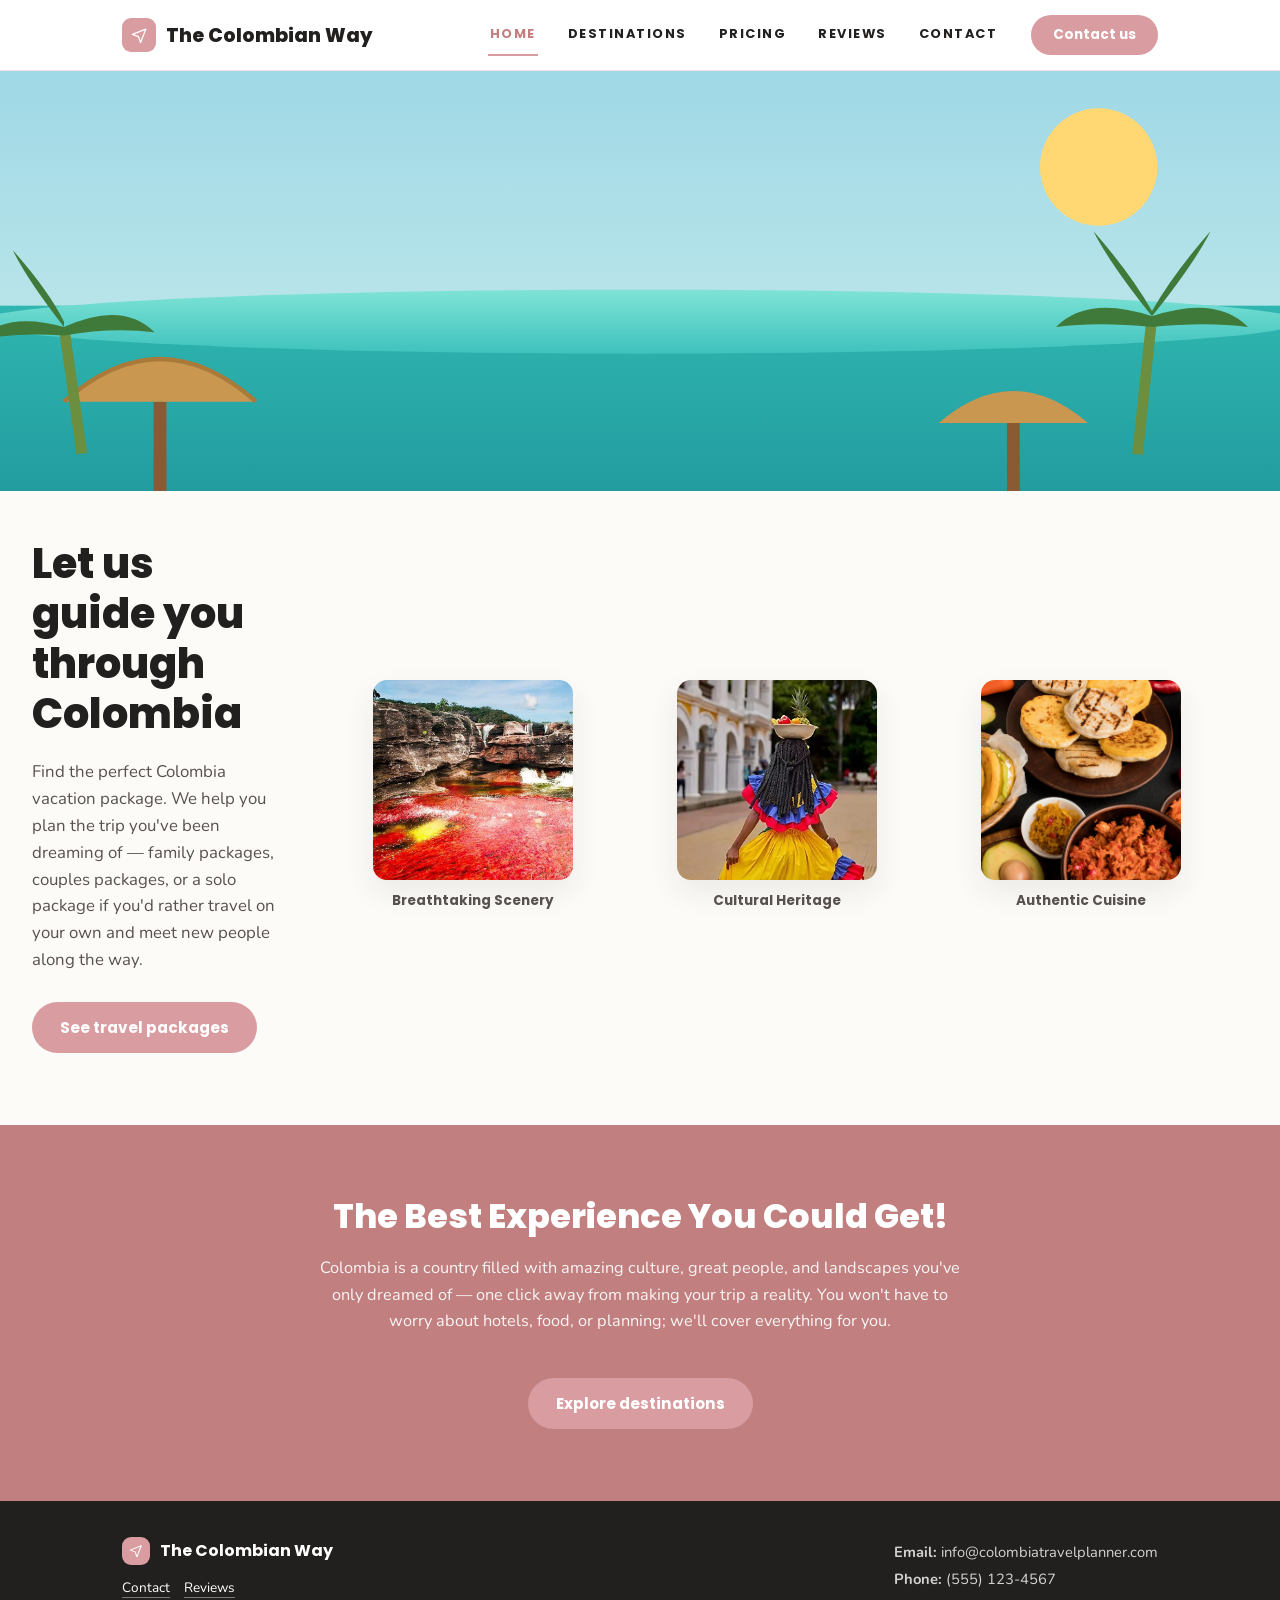
<file: index.html>
<!DOCTYPE html>
<html lang="en">
<head>
<meta charset="UTF-8">
<meta name="viewport" content="width=device-width, initial-scale=1.0">
<title>The Colombian Way | Colombia Travel Planner</title>
<meta name="description" content="The Colombian Way plans custom Colombia vacation packages to Bogotá, Medellín, and Cartagena for families, couples, and solo travelers.">
<link rel="stylesheet" href="style.css">
<link rel="preconnect" href="https://fonts.googleapis.com">
<link href="https://fonts.googleapis.com/css2?family=Poppins:wght@600;700;800&family=Nunito:wght@400;600;700&display=swap" rel="stylesheet">
</head>
<body>

<header class="site-header">
  <div class="header-inner">
    <a href="index.html" class="logo">
      <span class="logo-badge">
        <svg viewBox="0 0 24 24" fill="none" xmlns="http://www.w3.org/2000/svg" aria-hidden="true"><path d="M21 3L2 10.5L10.5 13.5L13.5 22L21 3Z" stroke="white" stroke-width="1.8" stroke-linejoin="round"/></svg>
      </span>
      The Colombian Way
    </a>
    <button class="nav-toggle" aria-label="Toggle navigation menu" aria-expanded="false">☰</button>
    <ul class="main-nav">
      <li><a href="index.html" aria-current="page">Home</a></li>
      <li><a href="destinos.html">Destinations</a></li>
      <li><a href="precios.html">Pricing</a></li>
      <li><a href="resenas.html">Reviews</a></li>
      <li><a href="contacto.html">Contact</a></li>
    </ul>
    <a href="contacto.html" class="btn btn-nav">Contact us</a>
  </div>
</header>

<main>
  <section class="hero">
    <div class="hero-art">
      <img src="images/hero-cartagena-beach.svg" alt="Illustration of a Caribbean beach in Cartagena, Colombia with a palm-thatched palapa and turquoise water">
    </div>

    <div class="hero-copy">
      <div class="hero-text">
        <h1>Let us guide you<br>through Colombia</h1>
        <p>Find the perfect Colombia vacation package. We help you plan the trip you've been dreaming of &mdash; family packages, couples packages, or a solo package if you'd rather travel on your own and meet new people along the way.</p>
        <a href="precios.html" class="btn btn-primary">See travel packages</a>
      </div>

      <ul class="hero-thumbs">
        <li class="thumb">
          <figure>
            <img src="images/thumb-cano-cristales.jpg" alt="Red aquatic plants of Caño Cristales river in Colombia">
            <figcaption>Breathtaking Scenery</figcaption>
          </figure>
        </li>
        <li class="thumb">
          <figure>
            <img src="images/thumb-cartagena-dress.jpg" alt="Woman in traditional Colombian dress in Cartagena">
            <figcaption>Cultural Heritage</figcaption>
          </figure>
        </li>
        <li class="thumb">
          <figure>
            <img src="images/thumb-guatape.jpg" alt="Traditional Colombian food spread">
            <figcaption>Authentic Cuisine</figcaption>
          </figure>
        </li>
      </ul>
    </div>
  </section>

  <section class="destinations">
    <div class="section-inner">
      <h2>The Best Experience You Could Get!</h2>
      <p class="lede">Colombia is a country filled with amazing culture, great people, and landscapes you've only dreamed of &mdash; one click away from making your trip a reality. You won't have to worry about hotels, food, or planning; we'll cover everything for you.</p>
      <a href="destinos.html" class="btn btn-primary">Explore destinations</a>
    </div>
  </section>
</main>

<footer id="contact" class="site-footer">
  <div class="footer-inner">
    <div>
      <div class="footer-brand">
        <span class="logo-badge small">
          <svg viewBox="0 0 24 24" fill="none" xmlns="http://www.w3.org/2000/svg" aria-hidden="true"><path d="M21 3L2 10.5L10.5 13.5L13.5 22L21 3Z" stroke="white" stroke-width="1.8" stroke-linejoin="round"/></svg>
        </span>
        The Colombian Way
      </div>
      <ul class="footer-social">
        <li><a href="contacto.html">Contact</a></li>
        <li><a href="resenas.html">Reviews</a></li>
      </ul>
    </div>
    <div class="footer-contact">
      <p><strong>Email:</strong> info@colombiatravelplanner.com</p>
      <p><strong>Phone:</strong> (555) 123-4567</p>
    </div>
  </div>
</footer>

<script src="script.js"></script>
</body>
</html>
</file>
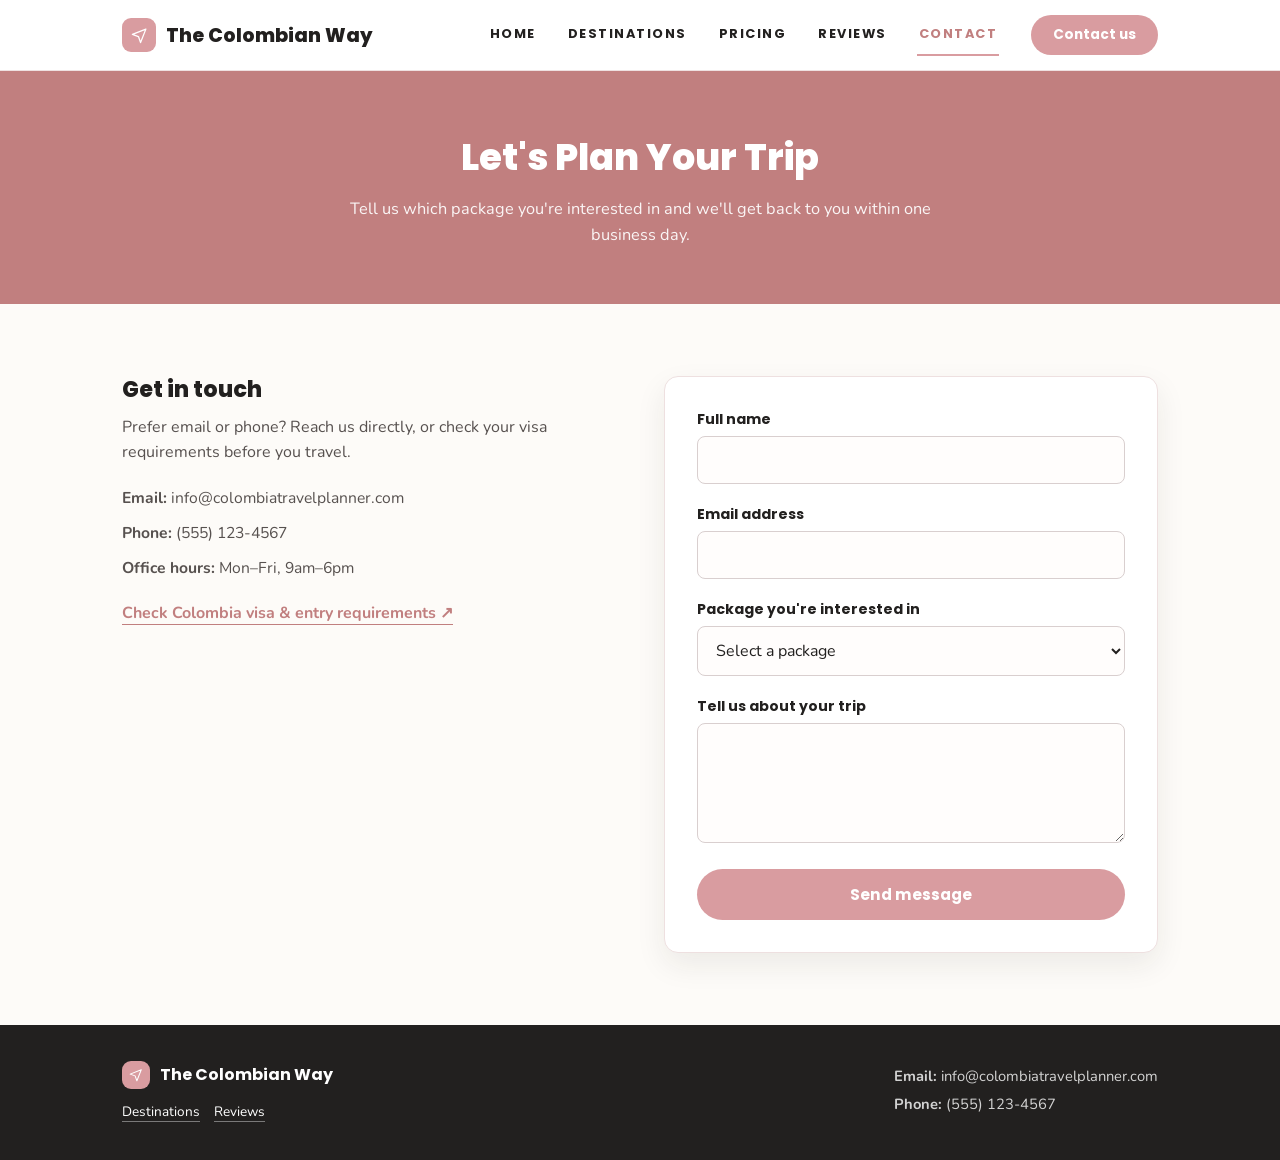
<file: contact.html>
<!DOCTYPE html>
<html lang="en">
<head>
<meta charset="UTF-8">
<meta name="viewport" content="width=device-width, initial-scale=1.0">
<title>Contact Us to Plan Your Colombia Trip | The Colombian Way</title>
<meta name="description" content="Contact The Colombian Way to book your Bogotá, Medellín, and Cartagena vacation package. Send us a message and we'll reply within one business day.">
<link rel="stylesheet" href="style.css">
<link rel="preconnect" href="https://fonts.googleapis.com">
<link href="https://fonts.googleapis.com/css2?family=Poppins:wght@600;700;800&family=Nunito:wght@400;600;700&display=swap" rel="stylesheet">
</head>
<body>

<header class="site-header">
  <div class="header-inner">
    <a href="index.html" class="logo">
      <span class="logo-badge">
        <svg viewBox="0 0 24 24" fill="none" xmlns="http://www.w3.org/2000/svg" aria-hidden="true"><path d="M21 3L2 10.5L10.5 13.5L13.5 22L21 3Z" stroke="white" stroke-width="1.8" stroke-linejoin="round"/></svg>
      </span>
      The Colombian Way
    </a>
    <button class="nav-toggle" aria-label="Toggle navigation menu" aria-expanded="false">☰</button>
    <ul class="main-nav">
      <li><a href="index.html">Home</a></li>
      <li><a href="destinos.html">Destinations</a></li>
      <li><a href="precios.html">Pricing</a></li>
      <li><a href="resenas.html">Reviews</a></li>
      <li><a href="contacto.html" aria-current="page">Contact</a></li>
    </ul>
    <a href="contacto.html" class="btn btn-nav">Contact us</a>
  </div>
</header>

<main>
  <section class="page-banner">
    <div class="section-inner">
      <h1>Let's Plan Your Trip</h1>
      <p>Tell us which package you're interested in and we'll get back to you within one business day.</p>
    </div>
  </section>

  <section class="content-section">
    <div class="section-inner">
      <div class="contact-layout">
        <div class="contact-info">
          <h2>Get in touch</h2>
          <p>Prefer email or phone? Reach us directly, or check your visa requirements before you travel.</p>
          <ul>
            <li><strong>Email:</strong> info@colombiatravelplanner.com</li>
            <li><strong>Phone:</strong> (555) 123-4567</li>
            <li><strong>Office hours:</strong> Mon&ndash;Fri, 9am&ndash;6pm</li>
          </ul>
          <p>
            <a class="ext-link" href="https://travel.state.gov/content/travel/en/international-travel/International-Travel-Country-Information-Pages/Colombia.html" target="_blank" rel="noopener">Check Colombia visa &amp; entry requirements ↗</a>
          </p>
        </div>

        <form id="contact-form" class="contact-form" novalidate>
          <div id="form-success" role="status" aria-live="polite"></div>

          <div class="form-row">
            <label for="name">Full name</label>
            <input type="text" id="name" name="name" required>
            <p class="error-msg">Please enter your full name.</p>
          </div>

          <div class="form-row">
            <label for="email">Email address</label>
            <input type="email" id="email" name="email" required>
            <p class="error-msg">Please enter a valid email address.</p>
          </div>

          <div class="form-row">
            <label for="package">Package you're interested in</label>
            <select id="package" name="package" required>
              <option value="">Select a package</option>
              <option value="family">Family Package</option>
              <option value="couples">Couples Package</option>
              <option value="solo">Solo Package</option>
              <option value="custom">Not sure yet / custom trip</option>
            </select>
            <p class="error-msg">Please choose a package.</p>
          </div>

          <div class="form-row">
            <label for="message">Tell us about your trip</label>
            <textarea id="message" name="message" required></textarea>
            <p class="error-msg">Tell us a little more about your trip (at least 6 characters).</p>
          </div>

          <button type="submit" class="btn btn-primary btn-block">Send message</button>
        </form>
      </div>
    </div>
  </section>
</main>

<footer id="contact-footer" class="site-footer">
  <div class="footer-inner">
    <div>
      <div class="footer-brand">
        <span class="logo-badge small">
          <svg viewBox="0 0 24 24" fill="none" xmlns="http://www.w3.org/2000/svg" aria-hidden="true"><path d="M21 3L2 10.5L10.5 13.5L13.5 22L21 3Z" stroke="white" stroke-width="1.8" stroke-linejoin="round"/></svg>
        </span>
        The Colombian Way
      </div>
      <ul class="footer-social">
        <li><a href="destinos.html">Destinations</a></li>
        <li><a href="resenas.html">Reviews</a></li>
      </ul>
    </div>
    <div class="footer-contact">
      <p><strong>Email:</strong> info@colombiatravelplanner.com</p>
      <p><strong>Phone:</strong> (555) 123-4567</p>
    </div>
  </div>
</footer>

<script src="script.js"></script>
</body>
</html>
</file>
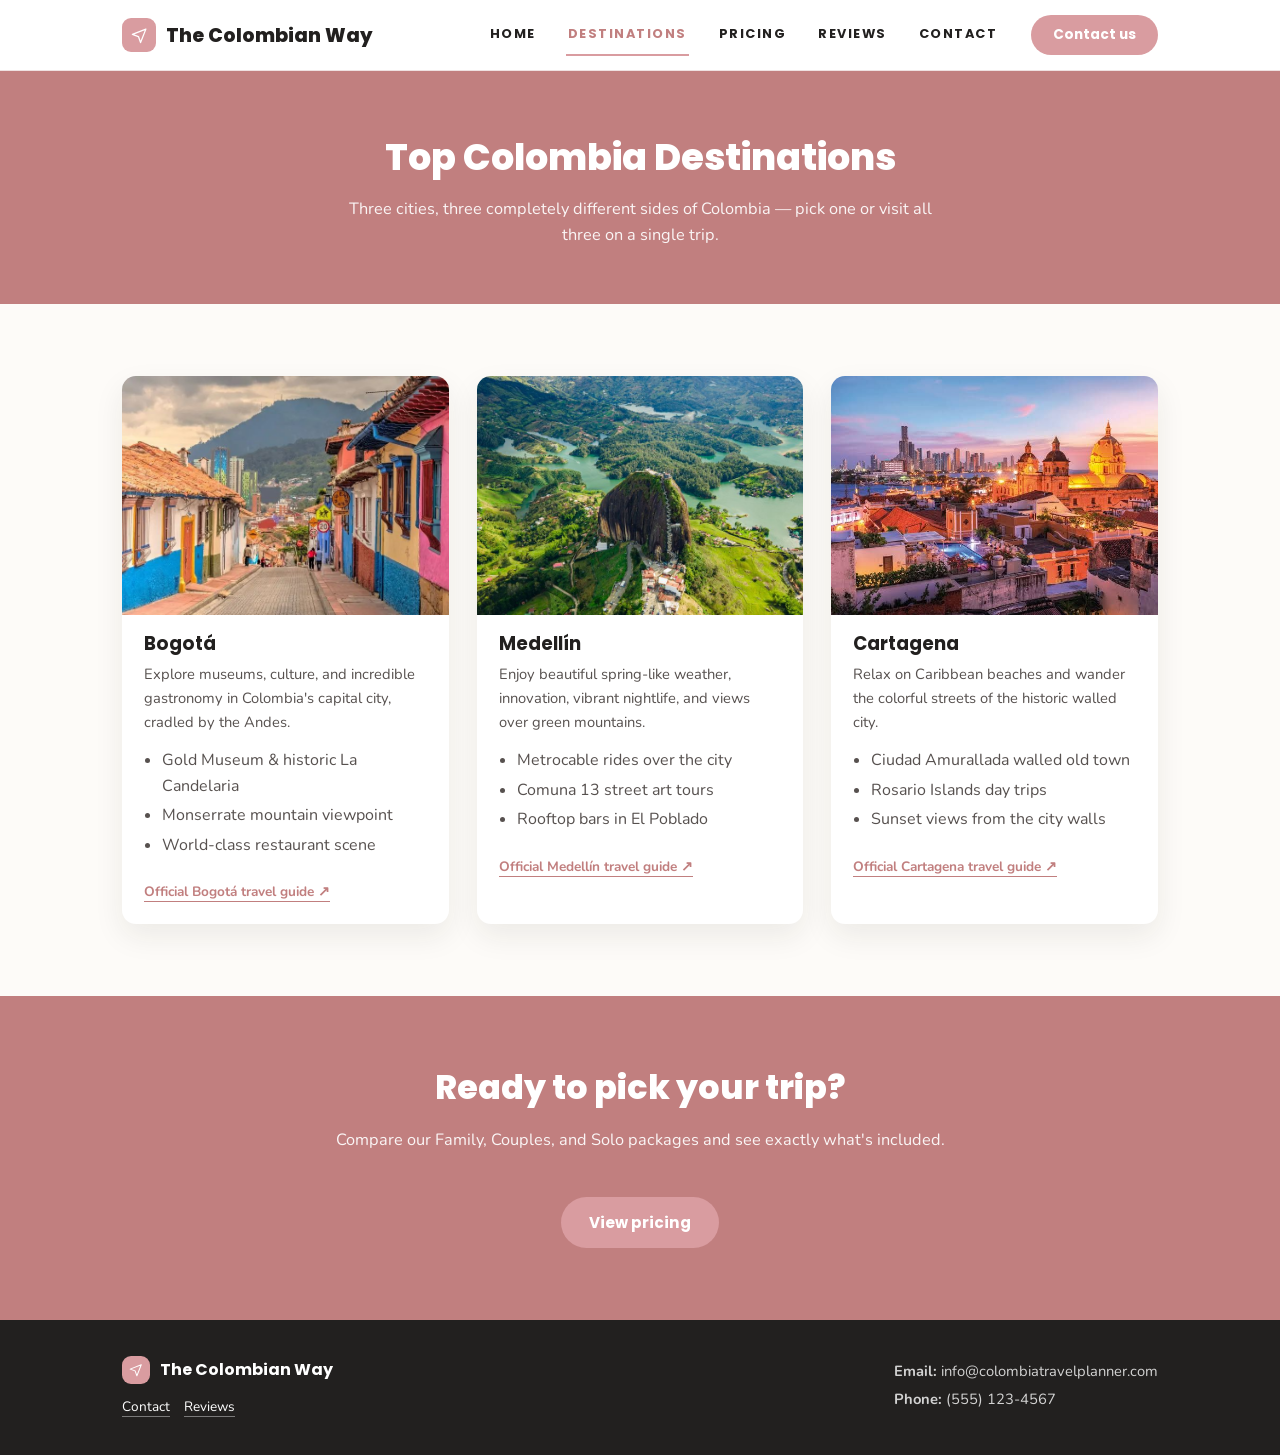
<file: destinos.html>
<!DOCTYPE html>
<html lang="en">
<head>
<meta charset="UTF-8">
<meta name="viewport" content="width=device-width, initial-scale=1.0">
<title>Colombia Destinations: Bogotá, Medellín & Cartagena | The Colombian Way</title>
<meta name="description" content="Discover top Colombia destinations with The Colombian Way: Bogotá's culture, Medellín's mountains and nightlife, and Cartagena's Caribbean beaches.">
<link rel="stylesheet" href="style.css">
<link rel="preconnect" href="https://fonts.googleapis.com">
<link href="https://fonts.googleapis.com/css2?family=Poppins:wght@600;700;800&family=Nunito:wght@400;600;700&display=swap" rel="stylesheet">
</head>
<body>

<header class="site-header">
  <div class="header-inner">
    <a href="index.html" class="logo">
      <span class="logo-badge">
        <svg viewBox="0 0 24 24" fill="none" xmlns="http://www.w3.org/2000/svg" aria-hidden="true"><path d="M21 3L2 10.5L10.5 13.5L13.5 22L21 3Z" stroke="white" stroke-width="1.8" stroke-linejoin="round"/></svg>
      </span>
      The Colombian Way
    </a>
    <button class="nav-toggle" aria-label="Toggle navigation menu" aria-expanded="false">☰</button>
    <ul class="main-nav">
      <li><a href="index.html">Home</a></li>
      <li><a href="destinos.html" aria-current="page">Destinations</a></li>
      <li><a href="precios.html">Pricing</a></li>
      <li><a href="resenas.html">Reviews</a></li>
      <li><a href="contacto.html">Contact</a></li>
    </ul>
    <a href="contacto.html" class="btn btn-nav">Contact us</a>
  </div>
</header>

<main>
  <section class="page-banner">
    <div class="section-inner">
      <h1>Top Colombia Destinations</h1>
      <p>Three cities, three completely different sides of Colombia &mdash; pick one or visit all three on a single trip.</p>
    </div>
  </section>

  <section class="content-section">
    <div class="section-inner">
      <div class="dest-grid">
        <article class="dest-card">
          <div class="dest-art">
            <img src="images/destino-bogota.jpg" alt="Colorful colonial houses on a steep street in La Candelaria, Bogotá, Colombia, with the Andes mountains behind">
          </div>
          <h3>Bogotá</h3>
          <p>Explore museums, culture, and incredible gastronomy in Colombia's capital city, cradled by the Andes.</p>
          <ul>
            <li>Gold Museum &amp; historic La Candelaria</li>
            <li>Monserrate mountain viewpoint</li>
            <li>World-class restaurant scene</li>
          </ul>
          <a class="ext-link" href="https://colombia.travel/en/bogota" target="_blank" rel="noopener">Official Bogotá travel guide ↗</a>
        </article>

        <article class="dest-card">
          <div class="dest-art">
            <img src="images/destino-medellin.jpg" alt="Aerial view of El Peñón de Guatapé rock and the green reservoir lakes near Medellín, Colombia">
          </div>
          <h3>Medellín</h3>
          <p>Enjoy beautiful spring-like weather, innovation, vibrant nightlife, and views over green mountains.</p>
          <ul>
            <li>Metrocable rides over the city</li>
            <li>Comuna 13 street art tours</li>
            <li>Rooftop bars in El Poblado</li>
          </ul>
          <a class="ext-link" href="https://colombia.travel/en/medellin" target="_blank" rel="noopener">Official Medellín travel guide ↗</a>
        </article>

        <article class="dest-card">
          <div class="dest-art">
            <img src="images/destino-cartagena.jpg" alt="Sunset skyline of Cartagena, Colombia with the historic cathedral domes and modern towers by the sea">
          </div>
          <h3>Cartagena</h3>
          <p>Relax on Caribbean beaches and wander the colorful streets of the historic walled city.</p>
          <ul>
            <li>Ciudad Amurallada walled old town</li>
            <li>Rosario Islands day trips</li>
            <li>Sunset views from the city walls</li>
          </ul>
          <a class="ext-link" href="https://colombia.travel/en/cartagena" target="_blank" rel="noopener">Official Cartagena travel guide ↗</a>
        </article>
      </div>
    </div>
  </section>

  <section class="destinations">
    <div class="section-inner">
      <h2>Ready to pick your trip?</h2>
      <p class="lede">Compare our Family, Couples, and Solo packages and see exactly what's included.</p>
      <a href="precios.html" class="btn btn-primary">View pricing</a>
    </div>
  </section>
</main>

<footer id="contact" class="site-footer">
  <div class="footer-inner">
    <div>
      <div class="footer-brand">
        <span class="logo-badge small">
          <svg viewBox="0 0 24 24" fill="none" xmlns="http://www.w3.org/2000/svg" aria-hidden="true"><path d="M21 3L2 10.5L10.5 13.5L13.5 22L21 3Z" stroke="white" stroke-width="1.8" stroke-linejoin="round"/></svg>
        </span>
        The Colombian Way
      </div>
      <ul class="footer-social">
        <li><a href="contacto.html">Contact</a></li>
        <li><a href="resenas.html">Reviews</a></li>
      </ul>
    </div>
    <div class="footer-contact">
      <p><strong>Email:</strong> info@colombiatravelplanner.com</p>
      <p><strong>Phone:</strong> (555) 123-4567</p>
    </div>
  </div>
</footer>

<script src="script.js"></script>
</body>
</html>
</file>
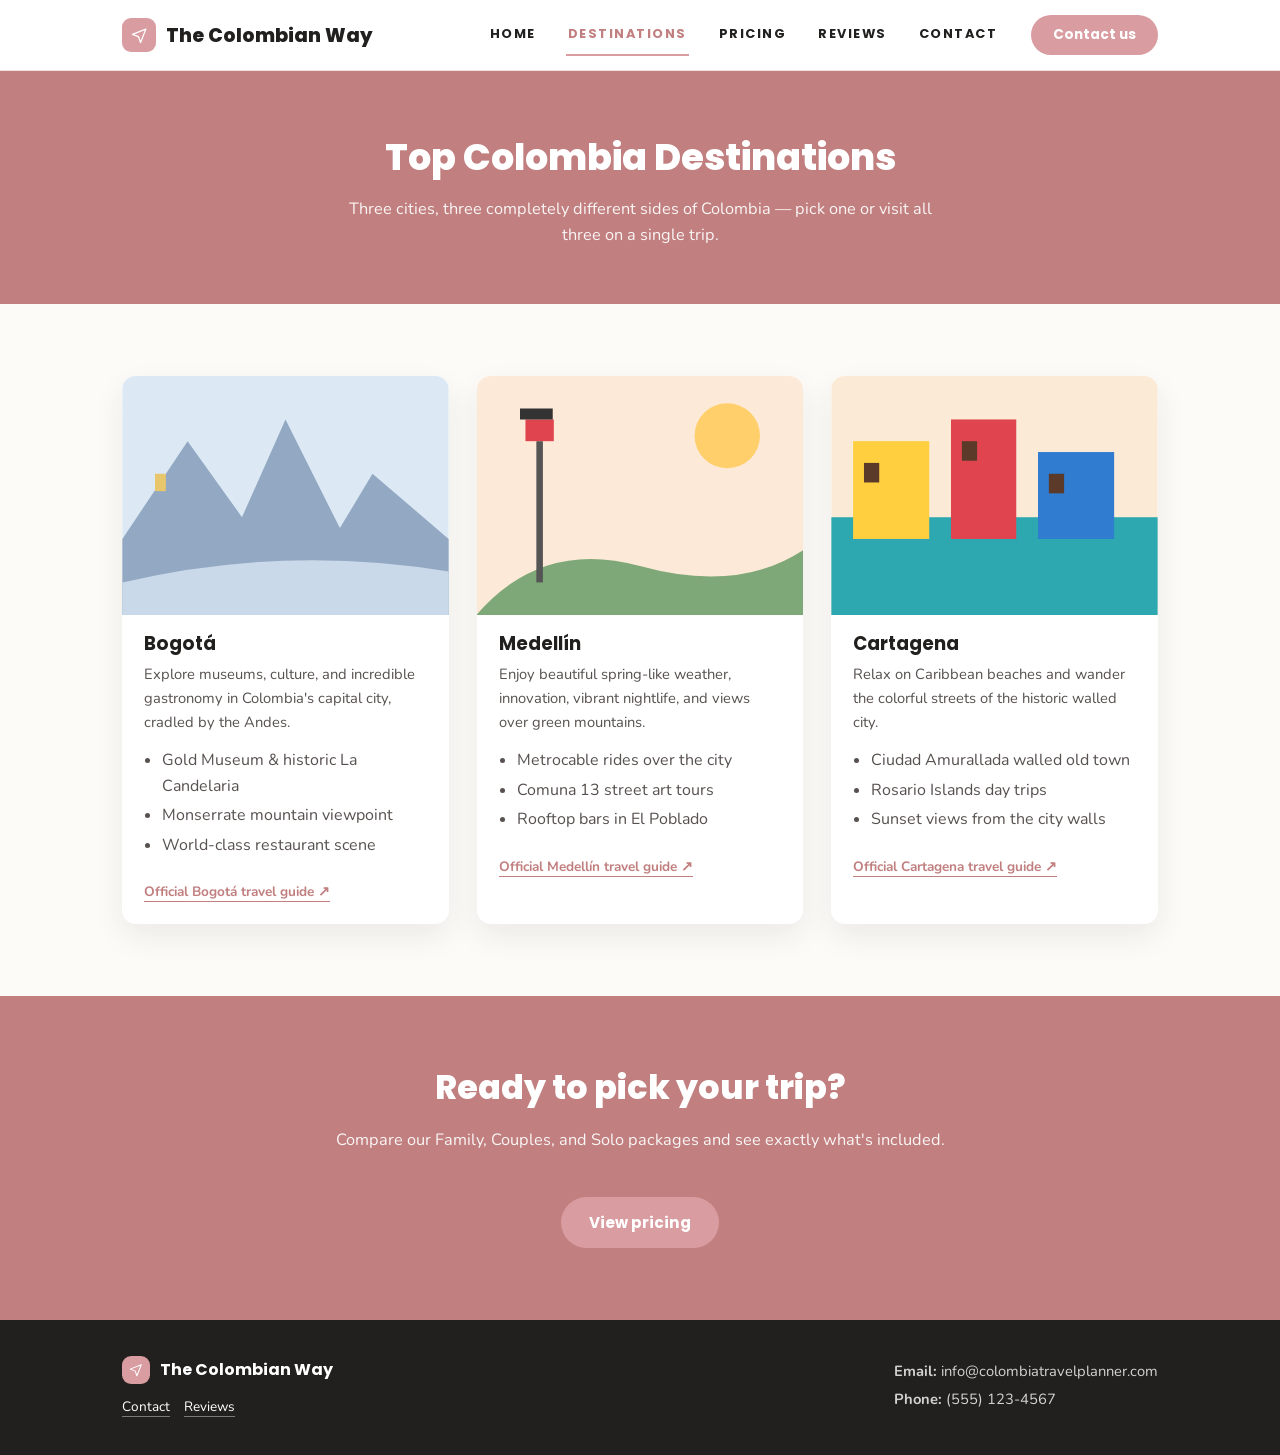
<file: places.html>
<!DOCTYPE html>
<html lang="en">
<head>
<meta charset="UTF-8">
<meta name="viewport" content="width=device-width, initial-scale=1.0">
<title>Colombia Destinations: Bogotá, Medellín & Cartagena | The Colombian Way</title>
<meta name="description" content="Discover top Colombia destinations with The Colombian Way: Bogotá's culture, Medellín's mountains and nightlife, and Cartagena's Caribbean beaches.">
<link rel="stylesheet" href="style.css">
<link rel="preconnect" href="https://fonts.googleapis.com">
<link href="https://fonts.googleapis.com/css2?family=Poppins:wght@600;700;800&family=Nunito:wght@400;600;700&display=swap" rel="stylesheet">
</head>
<body>

<header class="site-header">
  <div class="header-inner">
    <a href="index.html" class="logo">
      <span class="logo-badge">
        <svg viewBox="0 0 24 24" fill="none" xmlns="http://www.w3.org/2000/svg" aria-hidden="true"><path d="M21 3L2 10.5L10.5 13.5L13.5 22L21 3Z" stroke="white" stroke-width="1.8" stroke-linejoin="round"/></svg>
      </span>
      The Colombian Way
    </a>
    <button class="nav-toggle" aria-label="Toggle navigation menu" aria-expanded="false">☰</button>
    <ul class="main-nav">
      <li><a href="index.html">Home</a></li>
      <li><a href="destinos.html" aria-current="page">Destinations</a></li>
      <li><a href="precios.html">Pricing</a></li>
      <li><a href="resenas.html">Reviews</a></li>
      <li><a href="contacto.html">Contact</a></li>
    </ul>
    <a href="contacto.html" class="btn btn-nav">Contact us</a>
  </div>
</header>

<main>
  <section class="page-banner">
    <div class="section-inner">
      <h1>Top Colombia Destinations</h1>
      <p>Three cities, three completely different sides of Colombia &mdash; pick one or visit all three on a single trip.</p>
    </div>
  </section>

  <section class="content-section">
    <div class="section-inner">
      <div class="dest-grid">
        <article class="dest-card">
          <div class="dest-art">
            <img src="images/destino-bogota.svg" alt="Illustration of Bogotá, Colombia skyline with the Andes mountains in the background">
          </div>
          <h3>Bogotá</h3>
          <p>Explore museums, culture, and incredible gastronomy in Colombia's capital city, cradled by the Andes.</p>
          <ul>
            <li>Gold Museum &amp; historic La Candelaria</li>
            <li>Monserrate mountain viewpoint</li>
            <li>World-class restaurant scene</li>
          </ul>
          <a class="ext-link" href="https://colombia.travel/en/bogota" target="_blank" rel="noopener">Official Bogotá travel guide ↗</a>
        </article>

        <article class="dest-card">
          <div class="dest-art">
            <img src="images/destino-medellin.svg" alt="Illustration of Medellín, Colombia with the Metrocable and green mountains">
          </div>
          <h3>Medellín</h3>
          <p>Enjoy beautiful spring-like weather, innovation, vibrant nightlife, and views over green mountains.</p>
          <ul>
            <li>Metrocable rides over the city</li>
            <li>Comuna 13 street art tours</li>
            <li>Rooftop bars in El Poblado</li>
          </ul>
          <a class="ext-link" href="https://colombia.travel/en/medellin" target="_blank" rel="noopener">Official Medellín travel guide ↗</a>
        </article>

        <article class="dest-card">
          <div class="dest-art">
            <img src="images/destino-cartagena.svg" alt="Illustration of colorful colonial buildings in Cartagena, Colombia next to the Caribbean sea">
          </div>
          <h3>Cartagena</h3>
          <p>Relax on Caribbean beaches and wander the colorful streets of the historic walled city.</p>
          <ul>
            <li>Ciudad Amurallada walled old town</li>
            <li>Rosario Islands day trips</li>
            <li>Sunset views from the city walls</li>
          </ul>
          <a class="ext-link" href="https://colombia.travel/en/cartagena" target="_blank" rel="noopener">Official Cartagena travel guide ↗</a>
        </article>
      </div>
    </div>
  </section>

  <section class="destinations">
    <div class="section-inner">
      <h2>Ready to pick your trip?</h2>
      <p class="lede">Compare our Family, Couples, and Solo packages and see exactly what's included.</p>
      <a href="precios.html" class="btn btn-primary">View pricing</a>
    </div>
  </section>
</main>

<footer id="contact" class="site-footer">
  <div class="footer-inner">
    <div>
      <div class="footer-brand">
        <span class="logo-badge small">
          <svg viewBox="0 0 24 24" fill="none" xmlns="http://www.w3.org/2000/svg" aria-hidden="true"><path d="M21 3L2 10.5L10.5 13.5L13.5 22L21 3Z" stroke="white" stroke-width="1.8" stroke-linejoin="round"/></svg>
        </span>
        The Colombian Way
      </div>
      <ul class="footer-social">
        <li><a href="contacto.html">Contact</a></li>
        <li><a href="resenas.html">Reviews</a></li>
      </ul>
    </div>
    <div class="footer-contact">
      <p><strong>Email:</strong> info@colombiatravelplanner.com</p>
      <p><strong>Phone:</strong> (555) 123-4567</p>
    </div>
  </div>
</footer>

<script src="script.js"></script>
</body>
</html>
</file>
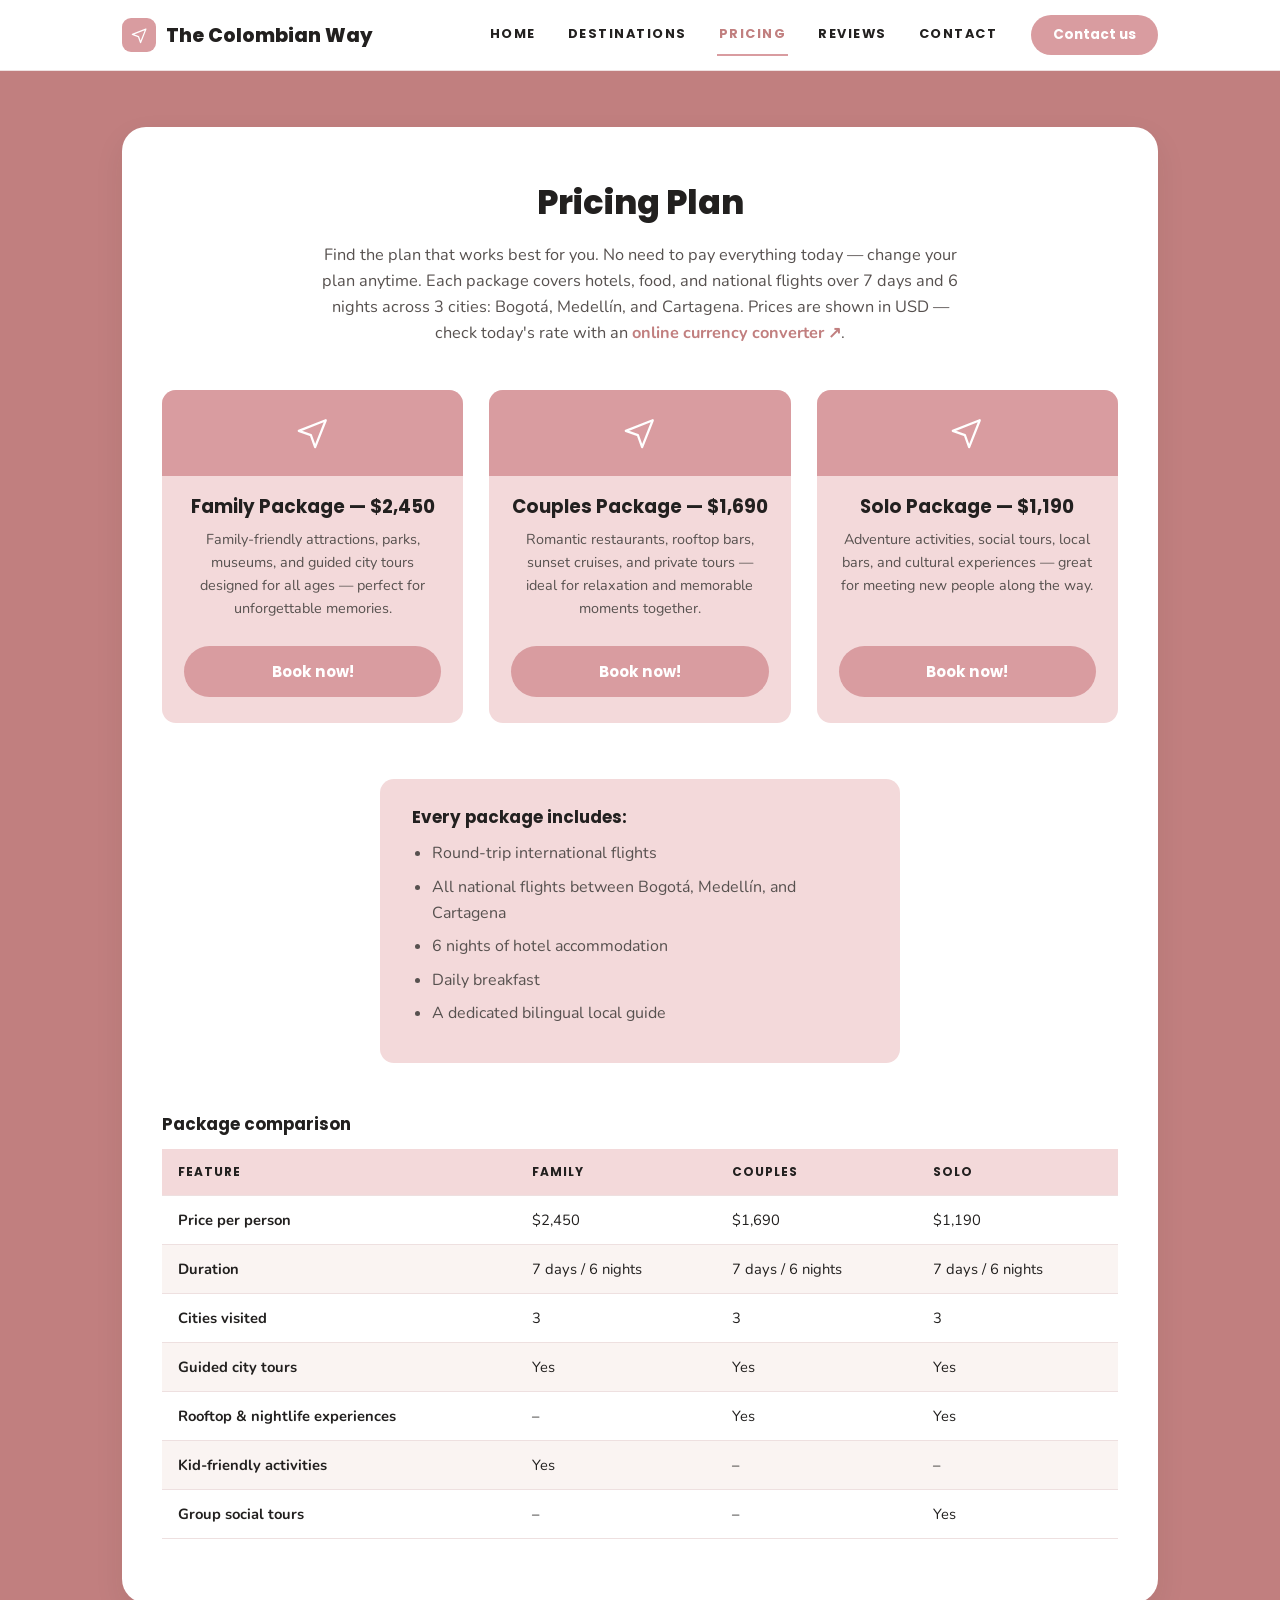
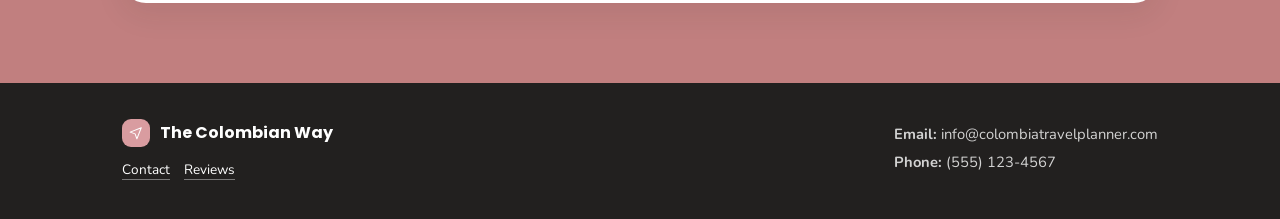
<file: precios.html>
<!DOCTYPE html>
<html lang="en">
<head>
<meta charset="UTF-8">
<meta name="viewport" content="width=device-width, initial-scale=1.0">
<title>Colombia Travel Package Pricing | The Colombian Way</title>
<meta name="description" content="Compare Colombia travel package pricing: Family, Couples, and Solo trips covering hotels, food, and flights to Bogotá, Medellín, and Cartagena.">
<link rel="stylesheet" href="style.css">
<link rel="preconnect" href="https://fonts.googleapis.com">
<link href="https://fonts.googleapis.com/css2?family=Poppins:wght@600;700;800&family=Nunito:wght@400;600;700&display=swap" rel="stylesheet">
</head>
<body>

<header class="site-header">
  <div class="header-inner">
    <a href="index.html" class="logo">
      <span class="logo-badge">
        <svg viewBox="0 0 24 24" fill="none" xmlns="http://www.w3.org/2000/svg" aria-hidden="true"><path d="M21 3L2 10.5L10.5 13.5L13.5 22L21 3Z" stroke="white" stroke-width="1.8" stroke-linejoin="round"/></svg>
      </span>
      The Colombian Way
    </a>
    <button class="nav-toggle" aria-label="Toggle navigation menu" aria-expanded="false">☰</button>
    <ul class="main-nav">
      <li><a href="index.html">Home</a></li>
      <li><a href="destinos.html">Destinations</a></li>
      <li><a href="precios.html" aria-current="page">Pricing</a></li>
      <li><a href="resenas.html">Reviews</a></li>
      <li><a href="contacto.html">Contact</a></li>
    </ul>
    <a href="contacto.html" class="btn btn-nav">Contact us</a>
  </div>
</header>

<main>
  <section class="pricing" style="padding-top:56px;">
    <div class="section-inner">
      <div class="pricing-panel">
        <h2>Pricing Plan</h2>
        <p class="lede dark">Find the plan that works best for you. No need to pay everything today &mdash; change your plan anytime. Each package covers hotels, food, and national flights over 7 days and 6 nights across 3 cities: Bogotá, Medellín, and Cartagena. Prices are shown in USD &mdash; check today's rate with an <a href="https://www.xe.com/currencyconverter/" target="_blank" rel="noopener" style="color:var(--rose-deep); font-weight:700;">online currency converter ↗</a>.</p>

        <div class="plan-grid">
          <article class="plan-card">
            <div class="plan-icon">
              <svg viewBox="0 0 24 24" fill="none" xmlns="http://www.w3.org/2000/svg" aria-hidden="true"><path d="M21 3L2 10.5L10.5 13.5L13.5 22L21 3Z" stroke="white" stroke-width="1.6" stroke-linejoin="round"/></svg>
            </div>
            <h3>Family Package &mdash; $2,450</h3>
            <p>Family-friendly attractions, parks, museums, and guided city tours designed for all ages &mdash; perfect for unforgettable memories.</p>
            <a href="contacto.html" class="btn btn-primary btn-block">Book now!</a>
          </article>

          <article class="plan-card">
            <div class="plan-icon">
              <svg viewBox="0 0 24 24" fill="none" xmlns="http://www.w3.org/2000/svg" aria-hidden="true"><path d="M21 3L2 10.5L10.5 13.5L13.5 22L21 3Z" stroke="white" stroke-width="1.6" stroke-linejoin="round"/></svg>
            </div>
            <h3>Couples Package &mdash; $1,690</h3>
            <p>Romantic restaurants, rooftop bars, sunset cruises, and private tours &mdash; ideal for relaxation and memorable moments together.</p>
            <a href="contacto.html" class="btn btn-primary btn-block">Book now!</a>
          </article>

          <article class="plan-card">
            <div class="plan-icon">
              <svg viewBox="0 0 24 24" fill="none" xmlns="http://www.w3.org/2000/svg" aria-hidden="true"><path d="M21 3L2 10.5L10.5 13.5L13.5 22L21 3Z" stroke="white" stroke-width="1.6" stroke-linejoin="round"/></svg>
            </div>
            <h3>Solo Package &mdash; $1,190</h3>
            <p>Adventure activities, social tours, local bars, and cultural experiences &mdash; great for meeting new people along the way.</p>
            <a href="contacto.html" class="btn btn-primary btn-block">Book now!</a>
          </article>
        </div>

        <div class="included-list">
          <h3>Every package includes:</h3>
          <ul>
            <li>Round-trip international flights</li>
            <li>All national flights between Bogotá, Medellín, and Cartagena</li>
            <li>6 nights of hotel accommodation</li>
            <li>Daily breakfast</li>
            <li>A dedicated bilingual local guide</li>
          </ul>
        </div>

        <div class="compare-table-wrap">
          <table class="compare-table">
            <caption>Package comparison</caption>
            <thead>
              <tr>
                <th scope="col">Feature</th>
                <th scope="col">Family</th>
                <th scope="col">Couples</th>
                <th scope="col">Solo</th>
              </tr>
            </thead>
            <tbody>
              <tr>
                <th scope="row">Price per person</th>
                <td>$2,450</td>
                <td>$1,690</td>
                <td>$1,190</td>
              </tr>
              <tr>
                <th scope="row">Duration</th>
                <td>7 days / 6 nights</td>
                <td>7 days / 6 nights</td>
                <td>7 days / 6 nights</td>
              </tr>
              <tr>
                <th scope="row">Cities visited</th>
                <td>3</td>
                <td>3</td>
                <td>3</td>
              </tr>
              <tr>
                <th scope="row">Guided city tours</th>
                <td>Yes</td>
                <td>Yes</td>
                <td>Yes</td>
              </tr>
              <tr>
                <th scope="row">Rooftop &amp; nightlife experiences</th>
                <td>&#8211;</td>
                <td>Yes</td>
                <td>Yes</td>
              </tr>
              <tr>
                <th scope="row">Kid-friendly activities</th>
                <td>Yes</td>
                <td>&#8211;</td>
                <td>&#8211;</td>
              </tr>
              <tr>
                <th scope="row">Group social tours</th>
                <td>&#8211;</td>
                <td>&#8211;</td>
                <td>Yes</td>
              </tr>
            </tbody>
          </table>
        </div>
      </div>
    </div>
  </section>
</main>

<footer id="contact" class="site-footer">
  <div class="footer-inner">
    <div>
      <div class="footer-brand">
        <span class="logo-badge small">
          <svg viewBox="0 0 24 24" fill="none" xmlns="http://www.w3.org/2000/svg" aria-hidden="true"><path d="M21 3L2 10.5L10.5 13.5L13.5 22L21 3Z" stroke="white" stroke-width="1.8" stroke-linejoin="round"/></svg>
        </span>
        The Colombian Way
      </div>
      <ul class="footer-social">
        <li><a href="contacto.html">Contact</a></li>
        <li><a href="resenas.html">Reviews</a></li>
      </ul>
    </div>
    <div class="footer-contact">
      <p><strong>Email:</strong> info@colombiatravelplanner.com</p>
      <p><strong>Phone:</strong> (555) 123-4567</p>
    </div>
  </div>
</footer>

<script src="script.js"></script>
</body>
</html>
</file>
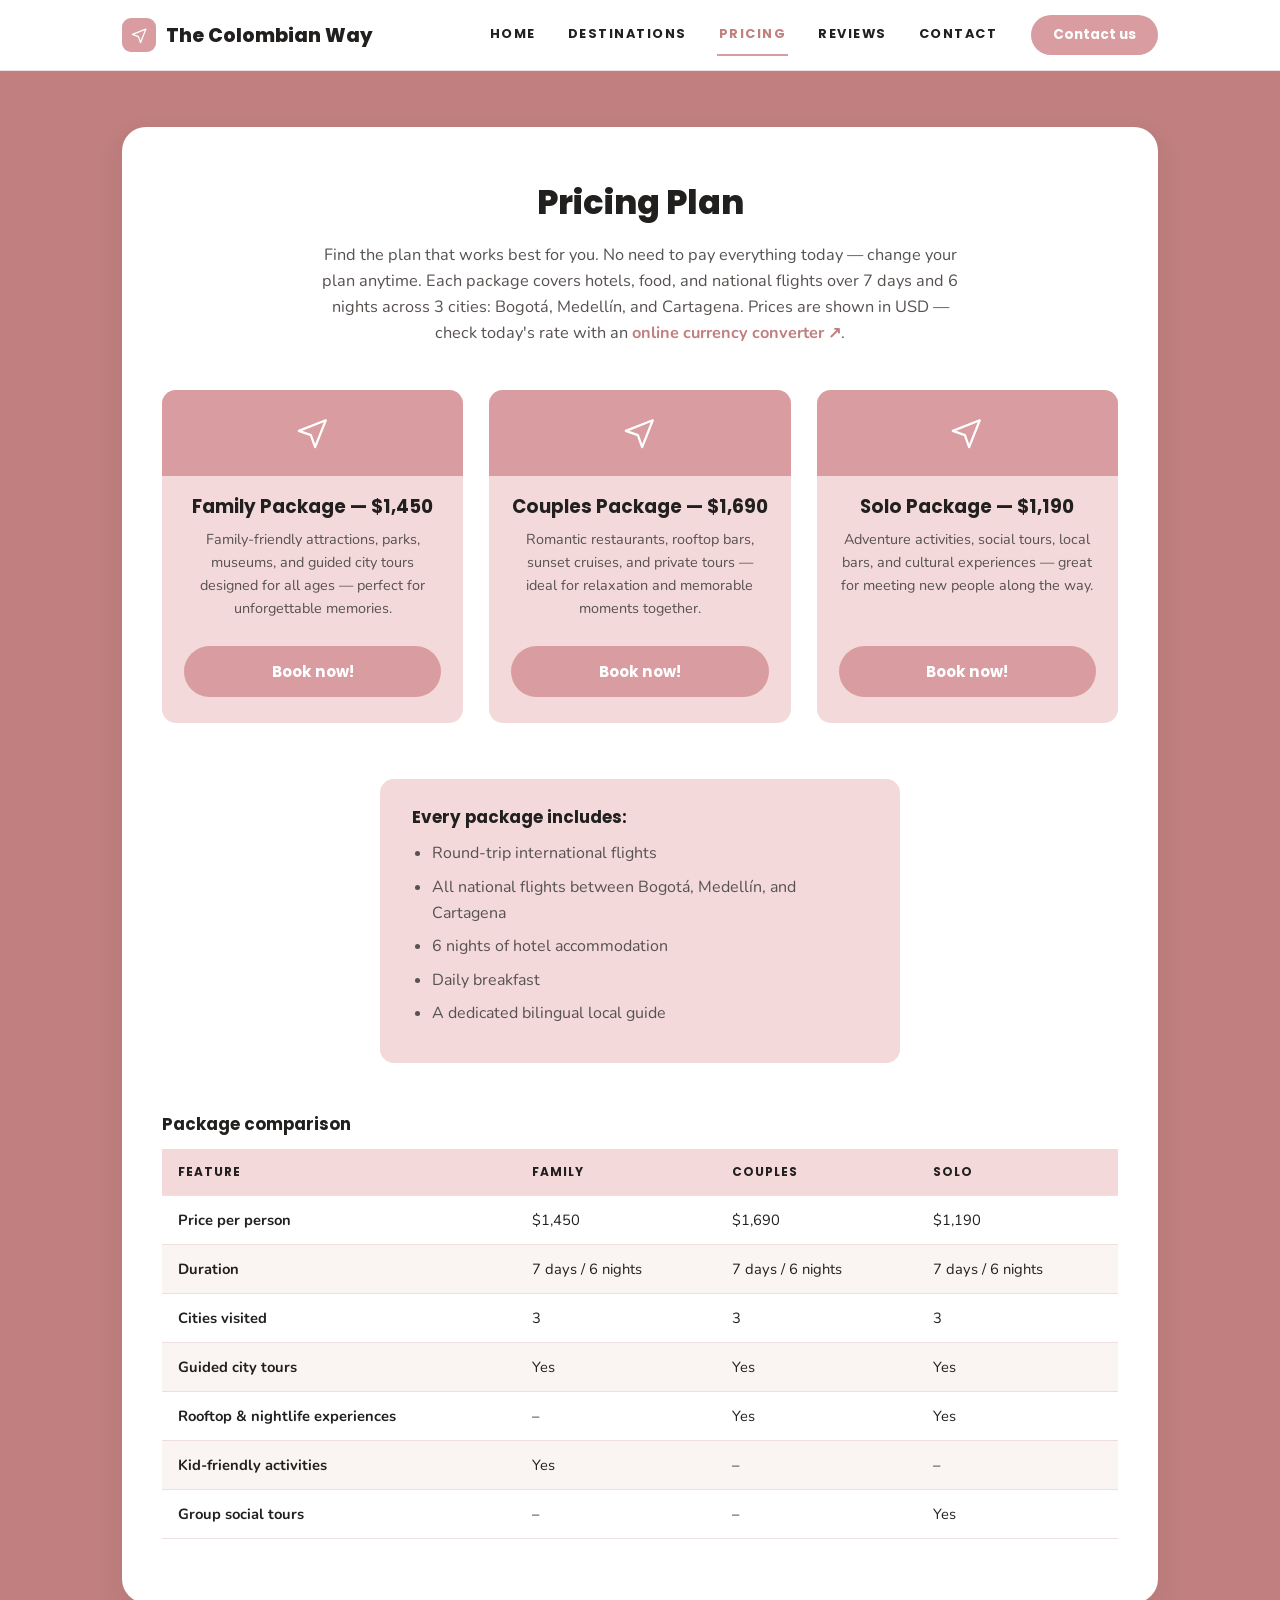
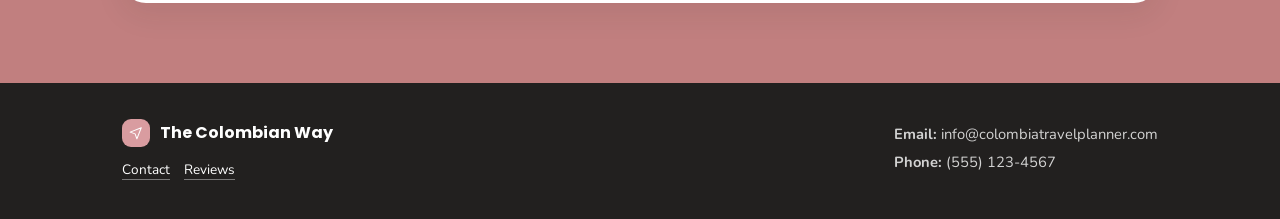
<file: prices.html>
<!DOCTYPE html>
<html lang="en">
<head>
<meta charset="UTF-8">
<meta name="viewport" content="width=device-width, initial-scale=1.0">
<title>Colombia Travel Package Pricing | The Colombian Way</title>
<meta name="description" content="Compare Colombia travel package pricing: Family, Couples, and Solo trips covering hotels, food, and flights to Bogotá, Medellín, and Cartagena.">
<link rel="stylesheet" href="style.css">
<link rel="preconnect" href="https://fonts.googleapis.com">
<link href="https://fonts.googleapis.com/css2?family=Poppins:wght@600;700;800&family=Nunito:wght@400;600;700&display=swap" rel="stylesheet">
</head>
<body>

<header class="site-header">
  <div class="header-inner">
    <a href="index.html" class="logo">
      <span class="logo-badge">
        <svg viewBox="0 0 24 24" fill="none" xmlns="http://www.w3.org/2000/svg" aria-hidden="true"><path d="M21 3L2 10.5L10.5 13.5L13.5 22L21 3Z" stroke="white" stroke-width="1.8" stroke-linejoin="round"/></svg>
      </span>
      The Colombian Way
    </a>
    <button class="nav-toggle" aria-label="Toggle navigation menu" aria-expanded="false">☰</button>
    <ul class="main-nav">
      <li><a href="index.html">Home</a></li>
      <li><a href="destinos.html">Destinations</a></li>
      <li><a href="precios.html" aria-current="page">Pricing</a></li>
      <li><a href="resenas.html">Reviews</a></li>
      <li><a href="contacto.html">Contact</a></li>
    </ul>
    <a href="contacto.html" class="btn btn-nav">Contact us</a>
  </div>
</header>

<main>
  <section class="pricing" style="padding-top:56px;">
    <div class="section-inner">
      <div class="pricing-panel">
        <h2>Pricing Plan</h2>
        <p class="lede dark">Find the plan that works best for you. No need to pay everything today &mdash; change your plan anytime. Each package covers hotels, food, and national flights over 7 days and 6 nights across 3 cities: Bogotá, Medellín, and Cartagena. Prices are shown in USD &mdash; check today's rate with an <a href="https://www.xe.com/currencyconverter/" target="_blank" rel="noopener" style="color:var(--rose-deep); font-weight:700;">online currency converter ↗</a>.</p>

        <div class="plan-grid">
          <article class="plan-card">
            <div class="plan-icon">
              <svg viewBox="0 0 24 24" fill="none" xmlns="http://www.w3.org/2000/svg" aria-hidden="true"><path d="M21 3L2 10.5L10.5 13.5L13.5 22L21 3Z" stroke="white" stroke-width="1.6" stroke-linejoin="round"/></svg>
            </div>
            <h3>Family Package &mdash; $1,450</h3>
            <p>Family-friendly attractions, parks, museums, and guided city tours designed for all ages &mdash; perfect for unforgettable memories.</p>
            <a href="contacto.html" class="btn btn-primary btn-block">Book now!</a>
          </article>

          <article class="plan-card">
            <div class="plan-icon">
              <svg viewBox="0 0 24 24" fill="none" xmlns="http://www.w3.org/2000/svg" aria-hidden="true"><path d="M21 3L2 10.5L10.5 13.5L13.5 22L21 3Z" stroke="white" stroke-width="1.6" stroke-linejoin="round"/></svg>
            </div>
            <h3>Couples Package &mdash; $1,690</h3>
            <p>Romantic restaurants, rooftop bars, sunset cruises, and private tours &mdash; ideal for relaxation and memorable moments together.</p>
            <a href="contacto.html" class="btn btn-primary btn-block">Book now!</a>
          </article>

          <article class="plan-card">
            <div class="plan-icon">
              <svg viewBox="0 0 24 24" fill="none" xmlns="http://www.w3.org/2000/svg" aria-hidden="true"><path d="M21 3L2 10.5L10.5 13.5L13.5 22L21 3Z" stroke="white" stroke-width="1.6" stroke-linejoin="round"/></svg>
            </div>
            <h3>Solo Package &mdash; $1,190</h3>
            <p>Adventure activities, social tours, local bars, and cultural experiences &mdash; great for meeting new people along the way.</p>
            <a href="contacto.html" class="btn btn-primary btn-block">Book now!</a>
          </article>
        </div>

        <div class="included-list">
          <h3>Every package includes:</h3>
          <ul>
            <li>Round-trip international flights</li>
            <li>All national flights between Bogotá, Medellín, and Cartagena</li>
            <li>6 nights of hotel accommodation</li>
            <li>Daily breakfast</li>
            <li>A dedicated bilingual local guide</li>
          </ul>
        </div>

        <div class="compare-table-wrap">
          <table class="compare-table">
            <caption>Package comparison</caption>
            <thead>
              <tr>
                <th scope="col">Feature</th>
                <th scope="col">Family</th>
                <th scope="col">Couples</th>
                <th scope="col">Solo</th>
              </tr>
            </thead>
            <tbody>
              <tr>
                <th scope="row">Price per person</th>
                <td>$1,450</td>
                <td>$1,690</td>
                <td>$1,190</td>
              </tr>
              <tr>
                <th scope="row">Duration</th>
                <td>7 days / 6 nights</td>
                <td>7 days / 6 nights</td>
                <td>7 days / 6 nights</td>
              </tr>
              <tr>
                <th scope="row">Cities visited</th>
                <td>3</td>
                <td>3</td>
                <td>3</td>
              </tr>
              <tr>
                <th scope="row">Guided city tours</th>
                <td>Yes</td>
                <td>Yes</td>
                <td>Yes</td>
              </tr>
              <tr>
                <th scope="row">Rooftop &amp; nightlife experiences</th>
                <td>&#8211;</td>
                <td>Yes</td>
                <td>Yes</td>
              </tr>
              <tr>
                <th scope="row">Kid-friendly activities</th>
                <td>Yes</td>
                <td>&#8211;</td>
                <td>&#8211;</td>
              </tr>
              <tr>
                <th scope="row">Group social tours</th>
                <td>&#8211;</td>
                <td>&#8211;</td>
                <td>Yes</td>
              </tr>
            </tbody>
          </table>
        </div>
      </div>
    </div>
  </section>
</main>

<footer id="contact" class="site-footer">
  <div class="footer-inner">
    <div>
      <div class="footer-brand">
        <span class="logo-badge small">
          <svg viewBox="0 0 24 24" fill="none" xmlns="http://www.w3.org/2000/svg" aria-hidden="true"><path d="M21 3L2 10.5L10.5 13.5L13.5 22L21 3Z" stroke="white" stroke-width="1.8" stroke-linejoin="round"/></svg>
        </span>
        The Colombian Way
      </div>
      <ul class="footer-social">
        <li><a href="contacto.html">Contact</a></li>
        <li><a href="resenas.html">Reviews</a></li>
      </ul>
    </div>
    <div class="footer-contact">
      <p><strong>Email:</strong> info@colombiatravelplanner.com</p>
      <p><strong>Phone:</strong> (555) 123-4567</p>
    </div>
  </div>
</footer>

<script src="script.js"></script>
</body>
</html>
</file>
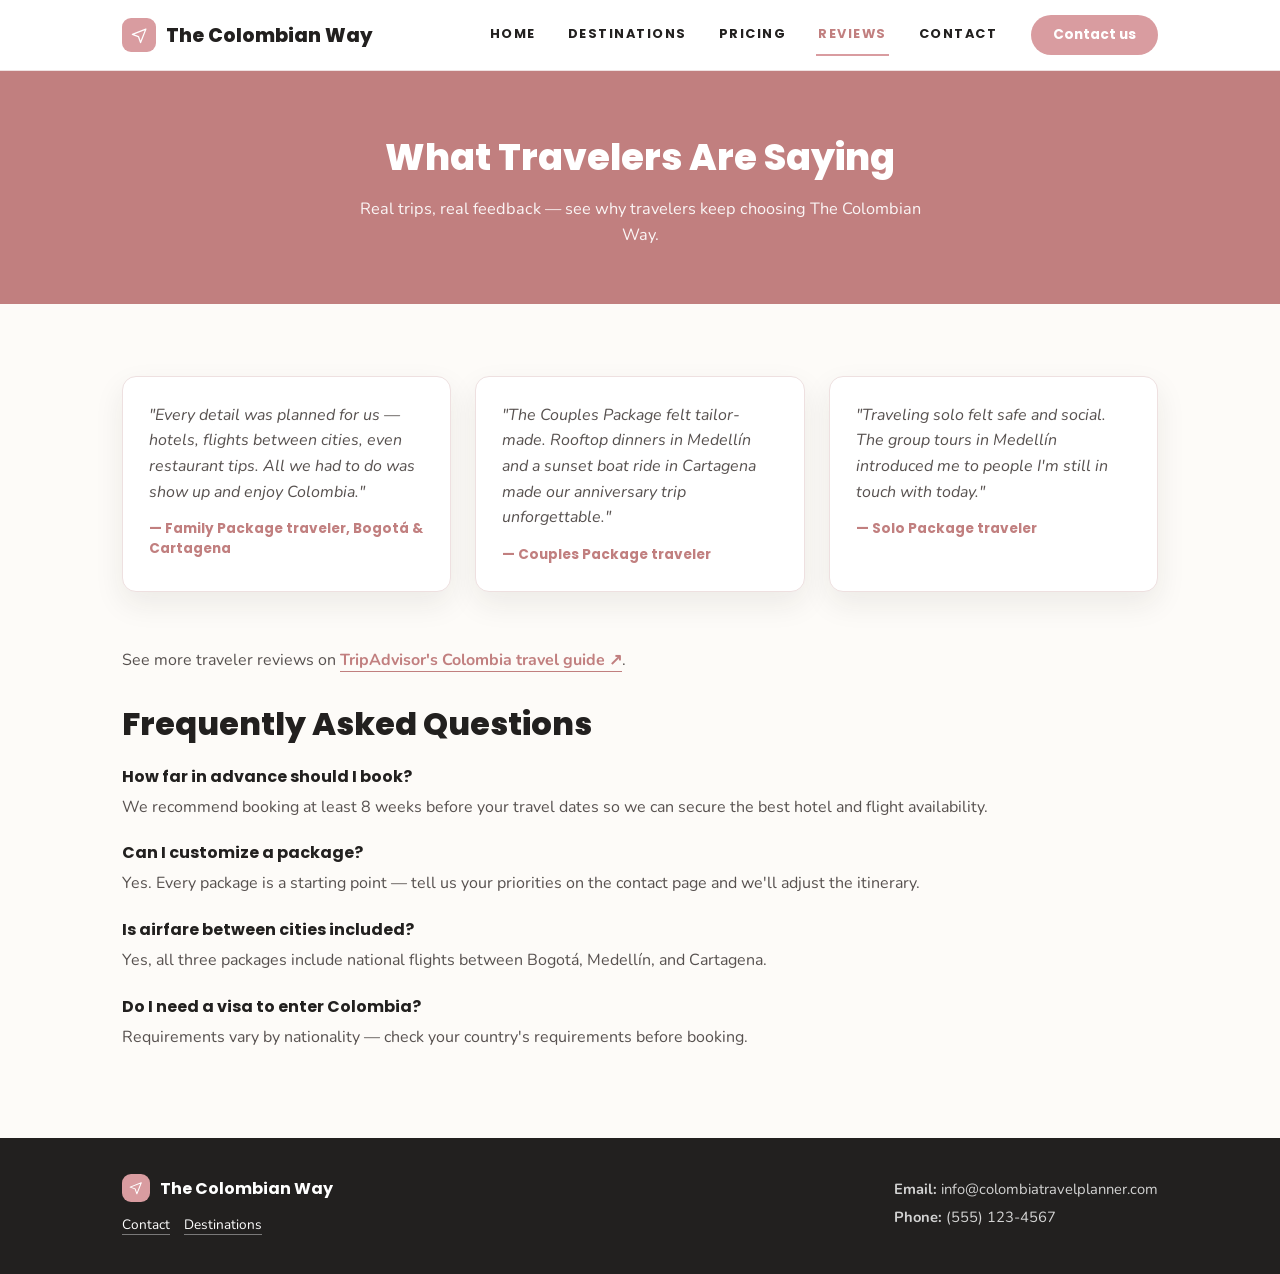
<file: resenas.html>
<!DOCTYPE html>
<html lang="en">
<head>
<meta charset="UTF-8">
<meta name="viewport" content="width=device-width, initial-scale=1.0">
<title>Traveler Reviews of Our Colombia Trips | The Colombian Way</title>
<meta name="description" content="Read traveler reviews of Colombia vacation packages from The Colombian Way, plus frequently asked questions about booking your trip.">
<link rel="stylesheet" href="style.css">
<link rel="preconnect" href="https://fonts.googleapis.com">
<link href="https://fonts.googleapis.com/css2?family=Poppins:wght@600;700;800&family=Nunito:wght@400;600;700&display=swap" rel="stylesheet">
</head>
<body>

<header class="site-header">
  <div class="header-inner">
    <a href="index.html" class="logo">
      <span class="logo-badge">
        <svg viewBox="0 0 24 24" fill="none" xmlns="http://www.w3.org/2000/svg" aria-hidden="true"><path d="M21 3L2 10.5L10.5 13.5L13.5 22L21 3Z" stroke="white" stroke-width="1.8" stroke-linejoin="round"/></svg>
      </span>
      The Colombian Way
    </a>
    <button class="nav-toggle" aria-label="Toggle navigation menu" aria-expanded="false">☰</button>
    <ul class="main-nav">
      <li><a href="index.html">Home</a></li>
      <li><a href="destinos.html">Destinations</a></li>
      <li><a href="precios.html">Pricing</a></li>
      <li><a href="resenas.html" aria-current="page">Reviews</a></li>
      <li><a href="contacto.html">Contact</a></li>
    </ul>
    <a href="contacto.html" class="btn btn-nav">Contact us</a>
  </div>
</header>

<main>
  <section class="page-banner">
    <div class="section-inner">
      <h1>What Travelers Are Saying</h1>
      <p>Real trips, real feedback &mdash; see why travelers keep choosing The Colombian Way.</p>
    </div>
  </section>

  <section class="content-section">
    <div class="section-inner">
      <div class="testimonial-grid">
        <article class="testimonial-card">
          <p>"Every detail was planned for us &mdash; hotels, flights between cities, even restaurant tips. All we had to do was show up and enjoy Colombia."</p>
          <footer>&mdash; Family Package traveler, Bogotá &amp; Cartagena</footer>
        </article>
        <article class="testimonial-card">
          <p>"The Couples Package felt tailor-made. Rooftop dinners in Medellín and a sunset boat ride in Cartagena made our anniversary trip unforgettable."</p>
          <footer>&mdash; Couples Package traveler</footer>
        </article>
        <article class="testimonial-card">
          <p>"Traveling solo felt safe and social. The group tours in Medellín introduced me to people I'm still in touch with today."</p>
          <footer>&mdash; Solo Package traveler</footer>
        </article>
      </div>

      <p style="margin-bottom:32px;">See more traveler reviews on <a href="https://www.tripadvisor.com/Tourism-g297478-Colombia-Vacations.html" target="_blank" rel="noopener" style="color:var(--rose-deep); font-weight:700; border-bottom:1px solid var(--rose-deep);">TripAdvisor's Colombia travel guide ↗</a>.</p>

      <h2>Frequently Asked Questions</h2>
      <dl class="faq-list">
        <dt>How far in advance should I book?</dt>
        <dd>We recommend booking at least 8 weeks before your travel dates so we can secure the best hotel and flight availability.</dd>

        <dt>Can I customize a package?</dt>
        <dd>Yes. Every package is a starting point &mdash; tell us your priorities on the contact page and we'll adjust the itinerary.</dd>

        <dt>Is airfare between cities included?</dt>
        <dd>Yes, all three packages include national flights between Bogotá, Medellín, and Cartagena.</dd>

        <dt>Do I need a visa to enter Colombia?</dt>
        <dd>Requirements vary by nationality &mdash; check your country's requirements before booking.</dd>
      </dl>
    </div>
  </section>
</main>

<footer id="contact" class="site-footer">
  <div class="footer-inner">
    <div>
      <div class="footer-brand">
        <span class="logo-badge small">
          <svg viewBox="0 0 24 24" fill="none" xmlns="http://www.w3.org/2000/svg" aria-hidden="true"><path d="M21 3L2 10.5L10.5 13.5L13.5 22L21 3Z" stroke="white" stroke-width="1.8" stroke-linejoin="round"/></svg>
        </span>
        The Colombian Way
      </div>
      <ul class="footer-social">
        <li><a href="contacto.html">Contact</a></li>
        <li><a href="destinos.html">Destinations</a></li>
      </ul>
    </div>
    <div class="footer-contact">
      <p><strong>Email:</strong> info@colombiatravelplanner.com</p>
      <p><strong>Phone:</strong> (555) 123-4567</p>
    </div>
  </div>
</footer>

<script src="script.js"></script>
</body>
</html>
</file>
<file: style.css>
/* ---------- Tokens ---------- */
:root{
  --ink:#22201f;
  --gray:#57514f;
  --cream:#fdfbf8;
  --rose-deep:#c17f7f;
  --rose-mid:#d99ca0;
  --rose-light:#f3d9da;
  --line:#eee0e0;
  --radius:14px;
  --shadow:0 12px 30px rgba(34,32,31,0.08);
  --font-display:'Poppins', 'Segoe UI', sans-serif;
  --font-body:'Nunito', 'Segoe UI', sans-serif;
}

*{box-sizing:border-box;}
html{scroll-behavior:smooth;}
body{
  margin:0;
  font-family:var(--font-body);
  font-size:16px;
  color:var(--ink);
  background:var(--cream);
  -webkit-font-smoothing:antialiased;
}
h1,h2,h3{font-family:var(--font-display); margin:0; line-height:1.2;}
p,li,dd{margin:0; color:var(--gray); line-height:1.6; font-size:1rem;}
a{text-decoration:none; color:inherit;}
img,svg{display:block; max-width:100%;}
.section-inner{max-width:1100px; margin:0 auto; padding:0 32px;}
main{padding-top:0;}

/* ---------- Buttons ---------- */
.btn{
  display:inline-block;
  font-family:var(--font-display);
  font-weight:700;
  font-size:0.95rem;
  padding:14px 28px;
  border-radius:999px;
  border:none;
  cursor:pointer;
  transition:transform .15s ease, box-shadow .15s ease, background .15s ease;
}
.btn-primary{background:var(--rose-mid); color:#fff;}
.btn-primary:hover, .btn-primary:focus-visible{background:var(--rose-deep); transform:translateY(-2px); box-shadow:var(--shadow);}
.btn-nav{background:var(--rose-mid); color:#fff; padding:10px 22px; font-size:0.85rem;}
.btn-nav:hover, .btn-nav:focus-visible{background:var(--rose-deep);}
.btn-block{display:block; text-align:center; width:100%;}
a:focus-visible, button:focus-visible, input:focus-visible, textarea:focus-visible, select:focus-visible{
  outline:3px solid #2f7cd1; outline-offset:2px;
}

/* ---------- Header ---------- */
.site-header{
  position:sticky; top:0; z-index:50;
  background:#fff;
  border-bottom:1px solid var(--line);
}
.header-inner{
  max-width:1100px;
  margin:0 auto;
  padding:14px 32px;
  display:flex;
  align-items:center;
  gap:32px;
  flex-wrap:wrap;
}
.logo{
  display:flex;
  align-items:center;
  gap:10px;
  font-family:var(--font-display);
  font-weight:800;
  font-size:1.2rem;
  color:var(--ink);
  margin-right:auto;
}
.logo-badge{
  width:34px; height:34px;
  background:var(--rose-mid);
  border-radius:9px;
  display:flex; align-items:center; justify-content:center;
  flex-shrink:0;
}
.logo-badge svg{width:17px; height:17px;}
.logo-badge.small{width:28px; height:28px;}
.logo-badge.small svg{width:14px; height:14px;}

.main-nav{display:flex; gap:28px; list-style:none; margin:0; padding:0;}
.main-nav a{
  display:inline-block;
  font-family:var(--font-display);
  font-weight:700;
  font-size:0.8rem;
  letter-spacing:1.5px;
  text-transform:uppercase;
  color:var(--ink);
  padding:10px 2px;
  border-bottom:2px solid transparent;
}
.main-nav a:hover, .main-nav a[aria-current="page"]{border-color:var(--rose-mid); color:var(--rose-deep);}

.nav-toggle{
  display:none;
  background:var(--rose-mid);
  border:none;
  color:#fff;
  font-size:1.2rem;
  border-radius:10px;
  width:46px; height:46px;
  align-items:center; justify-content:center;
  cursor:pointer;
}

/* ---------- Hero ---------- */
.hero{background:var(--cream);}
.hero-art{width:100%; max-height:420px; overflow:hidden;}
.hero-art img{width:100%; height:100%; object-fit:cover;}

.hero-copy{
  max-width:1300px;
  margin:0 auto;
  padding:48px 32px 72px;
  display:grid;
  grid-template-columns:0.9fr 1.3fr;
  gap:56px;
  align-items:center;
}
.hero-text h1{font-size:2.6rem; font-weight:800; margin-bottom:20px;}
.hero-text p{font-size:1.05rem; margin-bottom:28px; max-width:46ch;}

.hero-thumbs{display:flex; gap:24px; list-style:none; margin:0; padding:0;}
.thumb{margin:0; flex:1; text-align:center;}
.thumb img{border-radius:var(--radius); box-shadow:var(--shadow); aspect-ratio:1/1; width:100%; min-width:200px; height:auto; object-fit:cover;}
.thumb figcaption{margin-top:10px; font-family:var(--font-display); font-weight:700; font-size:0.85rem; color:var(--gray);}

@media (max-width:900px){
  .hero-copy{grid-template-columns:1fr;}
  .hero-thumbs{gap:14px;}
  .thumb img{min-width:0;}
}

/* ---------- Generic page header banner (non-home pages) ---------- */
.page-banner{background:var(--rose-deep); color:#fff; padding:64px 0 56px; text-align:center;}
.page-banner h1{font-size:2.3rem; font-weight:800; color:#fff;}
.page-banner p{color:rgba(255,255,255,0.92); max-width:60ch; margin:16px auto 0; font-size:1.02rem;}

/* ---------- Destinations ---------- */
.destinations{background:var(--rose-deep); padding:72px 0; color:#fff; text-align:center;}
.destinations h2{font-size:2.1rem; font-weight:800; color:#fff; margin-bottom:18px;}
.lede{max-width:64ch; margin:0 auto 44px; color:rgba(255,255,255,0.92); font-size:1.02rem;}
.lede.dark{color:var(--gray);}

.dest-grid{display:grid; grid-template-columns:repeat(3, 1fr); gap:28px; text-align:left;}
.dest-card{background:#fff; border-radius:var(--radius); overflow:hidden; box-shadow:var(--shadow); color:var(--ink);}
.dest-art{aspect-ratio:300/220;}
.dest-art img{width:100%; height:100%; object-fit:cover;}
.dest-card h3{font-size:1.15rem; margin:18px 22px 8px;}
.dest-card p{margin:0 22px 14px; font-size:0.92rem;}
.dest-card ul{margin:0 22px 22px; padding-left:18px; font-size:0.88rem; color:var(--gray);}
.dest-card ul li{margin-bottom:4px;}
.dest-card .ext-link{margin:0 22px 22px; display:inline-block; font-size:0.85rem; font-weight:700; color:var(--rose-deep); border-bottom:1px solid var(--rose-deep);}

/* ---------- Content section (plain) ---------- */
.content-section{padding:72px 0;}
.content-section h2{font-size:2rem; font-weight:800; margin-bottom:16px;}
.content-section > .section-inner > p{max-width:70ch; margin-bottom:28px;}

/* ---------- Pricing ---------- */
.pricing{background:var(--rose-deep); padding:72px 0 80px;}
.pricing-panel{background:#fff; border-radius:24px; padding:56px 40px; text-align:center; box-shadow:var(--shadow);}
.pricing-panel h2{font-size:2.1rem; font-weight:800; margin-bottom:18px;}

.plan-grid{display:grid; grid-template-columns:repeat(3,1fr); gap:26px; text-align:center; margin-bottom:56px;}
.plan-card{background:var(--rose-light); border-radius:var(--radius); padding:0 0 26px; overflow:hidden;}
.plan-icon{background:var(--rose-mid); padding:26px; display:flex; align-items:center; justify-content:center;}
.plan-icon svg{width:34px; height:34px;}
.plan-card h3{font-size:1.15rem; margin:20px 22px 10px;}
.plan-card p{font-size:0.9rem; margin:0 22px 22px; min-height:96px;}
.plan-card .btn{margin:0 22px; width:calc(100% - 44px);}

.included-list{
  text-align:left; max-width:520px; margin:0 auto 48px;
  background:var(--rose-light); border-radius:var(--radius); padding:28px 32px;
}
.included-list h3{font-size:1.05rem; margin-bottom:14px;}
.included-list ul{margin:0; padding-left:20px;}
.included-list li{margin-bottom:8px;}

/* ---------- Comparison table ---------- */
.compare-table-wrap{overflow-x:auto; margin-bottom:8px;}
table.compare-table{width:100%; border-collapse:collapse; text-align:left; font-size:0.92rem;}
table.compare-table caption{font-family:var(--font-display); font-weight:700; text-align:left; margin-bottom:12px; font-size:1.05rem;}
table.compare-table th, table.compare-table td{padding:14px 16px; border-bottom:1px solid var(--line);}
table.compare-table thead th{background:var(--rose-light); font-family:var(--font-display); text-transform:uppercase; font-size:0.75rem; letter-spacing:1px;}
table.compare-table tbody th{text-align:left; font-weight:700; color:var(--ink);}
table.compare-table tbody tr:nth-child(even){background:#faf4f2;}

/* ---------- Testimonials / FAQ ---------- */
.testimonial-grid{display:grid; grid-template-columns:repeat(3,1fr); gap:24px; margin-bottom:56px;}
.testimonial-card{background:#fff; border:1px solid var(--line); border-radius:var(--radius); padding:26px; box-shadow:var(--shadow);}
.testimonial-card p{font-style:italic; margin-bottom:14px;}
.testimonial-card footer{font-family:var(--font-display); font-weight:700; font-size:0.85rem; color:var(--rose-deep);}

.faq-list dt{font-family:var(--font-display); font-weight:700; margin-top:20px; color:var(--ink);}
.faq-list dd{margin:6px 0 0; padding-left:0;}

/* ---------- Contact / Forms ---------- */
.contact-layout{display:grid; grid-template-columns:1fr 1fr; gap:48px; align-items:start;}
.contact-info h2{font-size:1.4rem; margin-bottom:12px;}
.contact-info ul{list-style:none; margin:20px 0; padding:0;}
.contact-info li{margin-bottom:10px; font-size:0.98rem;}
.contact-info a.ext-link{color:var(--rose-deep); font-weight:700; border-bottom:1px solid var(--rose-deep);}

form.contact-form{background:#fff; border:1px solid var(--line); border-radius:var(--radius); padding:32px; box-shadow:var(--shadow);}
.form-row{margin-bottom:20px;}
.form-row label{display:block; font-family:var(--font-display); font-weight:700; font-size:0.88rem; margin-bottom:6px;}
.form-row input, .form-row select, .form-row textarea{
  width:100%; padding:12px 14px; border-radius:8px; border:1px solid #d9cfcf;
  font-family:var(--font-body); font-size:1rem; color:var(--ink); background:#fffdfc;
}
.form-row textarea{min-height:120px; resize:vertical;}
.error-msg{color:#a12727; font-size:0.85rem; margin-top:6px; display:none;}
.form-row.has-error input, .form-row.has-error select, .form-row.has-error textarea{border-color:#a12727;}
.form-row.has-error .error-msg{display:block;}
#form-success{
  display:none; background:#e4f3e6; border:1px solid #7ea877; color:#2d5a2f;
  padding:14px 18px; border-radius:8px; margin-bottom:20px; font-weight:700;
}
#form-success.show{display:block;}

/* ---------- Footer ---------- */
.site-footer{background:var(--ink); color:#fff; padding:36px 0;}
.footer-inner{
  max-width:1100px; margin:0 auto; padding:0 32px;
  display:flex; justify-content:space-between; align-items:center; flex-wrap:wrap; gap:20px;
}
.footer-brand{display:flex; align-items:center; gap:10px; font-family:var(--font-display); font-weight:700;}
.footer-contact p{color:rgba(255,255,255,0.8); font-size:0.92rem; margin-bottom:4px;}
.footer-social{list-style:none; display:flex; gap:14px; padding:0; margin:10px 0 0;}
.footer-social a{color:#fff; font-size:0.85rem; border-bottom:1px solid rgba(255,255,255,0.4);}

/* ---------- Responsive ---------- */
@media (max-width:860px){
  .hero-copy{grid-template-columns:1fr;}
  .dest-grid, .plan-grid, .testimonial-grid{grid-template-columns:1fr;}
  .contact-layout{grid-template-columns:1fr;}
  .main-nav{
    display:none;
    position:absolute; top:100%; left:0; right:0;
    background:#fff; flex-direction:column; gap:0;
    border-bottom:1px solid var(--line); box-shadow:var(--shadow);
  }
  .main-nav.open{display:flex;}
  .main-nav a{padding:16px 32px; width:100%; border-bottom:1px solid var(--line);}
  .nav-toggle{display:flex;}
  .header-inner{position:relative;}
}
@media (max-width:600px){
  .hero-text h1{font-size:2rem;}
  .pricing-panel{padding:40px 20px;}
  .page-banner h1{font-size:1.7rem;}
}
</file>
